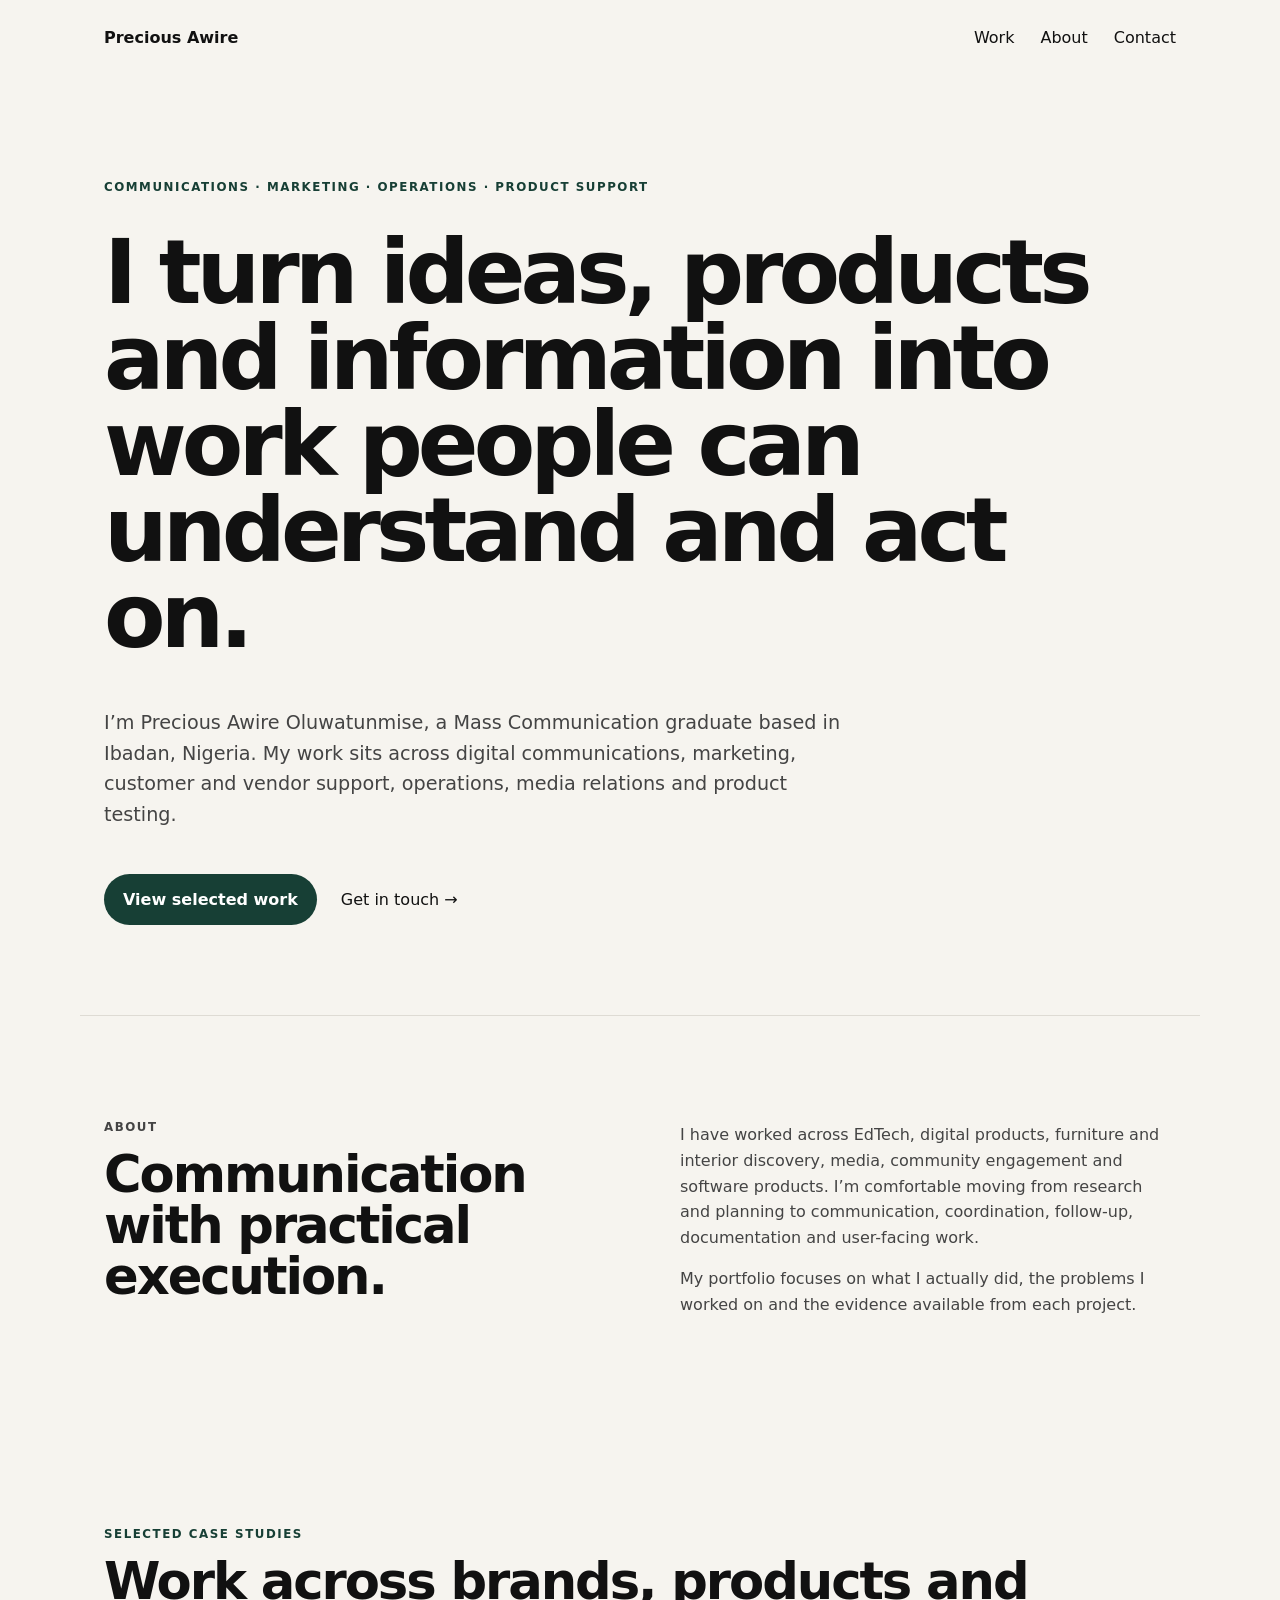
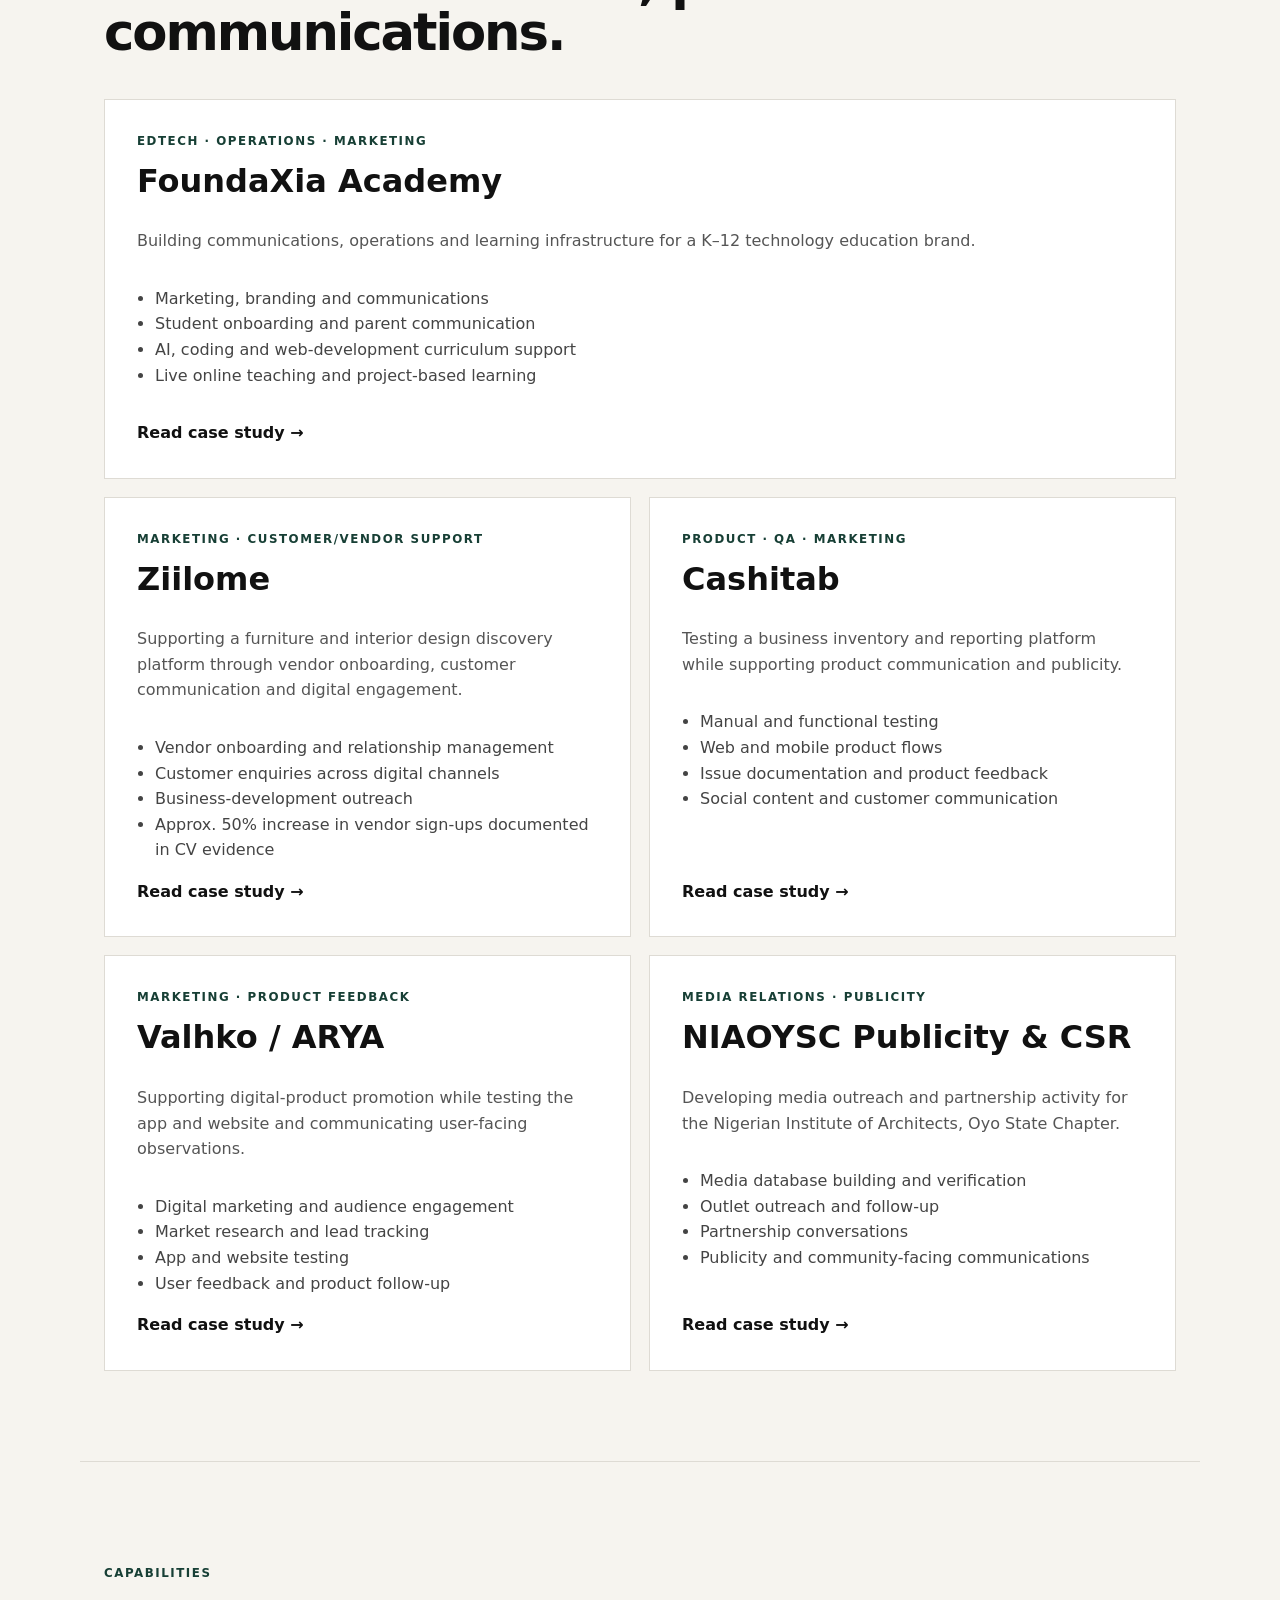
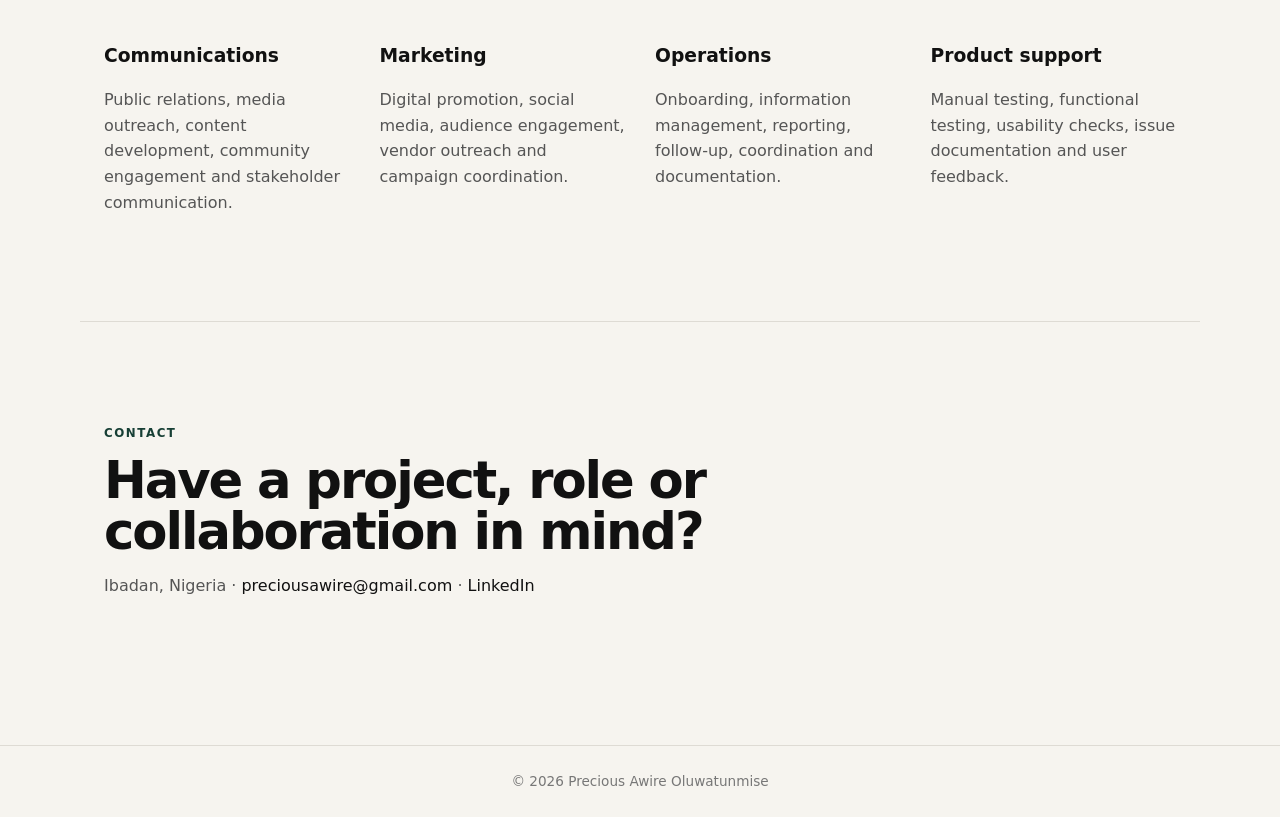
<file: index.html>
<!doctype html>
<html lang="en">
<head>
<meta charset="utf-8">
<meta name="viewport" content="width=device-width, initial-scale=1">
<meta name="description" content="Portfolio of Precious Awire Oluwatunmise, communications, marketing, operations and product support professional.">
<title>Precious Awire Oluwatunmise | Portfolio</title>
<link rel="stylesheet" href="style.css">
</head>
<body>
<header class="site-header">
  <a class="brand" href="#top">Precious Awire</a>
  <nav>
    <a href="#work">Work</a><a href="#about">About</a><a href="#contact">Contact</a>
  </nav>
</header>

<main id="top">
<section class="hero">
  <p class="eyebrow">COMMUNICATIONS · MARKETING · OPERATIONS · PRODUCT SUPPORT</p>
  <h1>I turn ideas, products and information into work people can understand and act on.</h1>
  <p class="hero-copy">I’m Precious Awire Oluwatunmise, a Mass Communication graduate based in Ibadan, Nigeria. My work sits across digital communications, marketing, customer and vendor support, operations, media relations and product testing.</p>
  <div class="actions"><a class="button" href="#work">View selected work</a><a class="text-link" href="mailto:preciousawire@gmail.com">Get in touch →</a></div>
</section>

<section class="intro-grid" id="about">
  <div><p class="eyebrow">ABOUT</p><h2>Communication with practical execution.</h2></div>
  <div><p>I have worked across EdTech, digital products, furniture and interior discovery, media, community engagement and software products. I’m comfortable moving from research and planning to communication, coordination, follow-up, documentation and user-facing work.</p><p>My portfolio focuses on what I actually did, the problems I worked on and the evidence available from each project.</p></div>
</section>

<section id="work" class="work">
  <div class="section-head"><div><p class="eyebrow">SELECTED CASE STUDIES</p><h2>Work across brands, products and communications.</h2></div></div>
  <div class="cards">
    <article class="card featured"><div class="tag">EDTECH · OPERATIONS · MARKETING</div><h3>FoundaXia Academy</h3><p>Building communications, operations and learning infrastructure for a K–12 technology education brand.</p><ul><li>Marketing, branding and communications</li><li>Student onboarding and parent communication</li><li>AI, coding and web-development curriculum support</li><li>Live online teaching and project-based learning</li></ul><a href="case-studies/foundaxia.html">Read case study →</a></article>
    <article class="card"><div class="tag">MARKETING · CUSTOMER/VENDOR SUPPORT</div><h3>Ziilome</h3><p>Supporting a furniture and interior design discovery platform through vendor onboarding, customer communication and digital engagement.</p><ul><li>Vendor onboarding and relationship management</li><li>Customer enquiries across digital channels</li><li>Business-development outreach</li><li>Approx. 50% increase in vendor sign-ups documented in CV evidence</li></ul><a href="case-studies/ziilome.html">Read case study →</a></article>
    <article class="card"><div class="tag">PRODUCT · QA · MARKETING</div><h3>Cashitab</h3><p>Testing a business inventory and reporting platform while supporting product communication and publicity.</p><ul><li>Manual and functional testing</li><li>Web and mobile product flows</li><li>Issue documentation and product feedback</li><li>Social content and customer communication</li></ul><a href="case-studies/cashitab.html">Read case study →</a></article>
    <article class="card"><div class="tag">MARKETING · PRODUCT FEEDBACK</div><h3>Valhko / ARYA</h3><p>Supporting digital-product promotion while testing the app and website and communicating user-facing observations.</p><ul><li>Digital marketing and audience engagement</li><li>Market research and lead tracking</li><li>App and website testing</li><li>User feedback and product follow-up</li></ul><a href="case-studies/valhko-arya.html">Read case study →</a></article>
    <article class="card"><div class="tag">MEDIA RELATIONS · PUBLICITY</div><h3>NIAOYSC Publicity & CSR</h3><p>Developing media outreach and partnership activity for the Nigerian Institute of Architects, Oyo State Chapter.</p><ul><li>Media database building and verification</li><li>Outlet outreach and follow-up</li><li>Partnership conversations</li><li>Publicity and community-facing communications</li></ul><a href="case-studies/niaoysc.html">Read case study →</a></article>
  </div>
</section>

<section class="capabilities">
  <p class="eyebrow">CAPABILITIES</p>
  <div class="cap-grid">
    <div><h3>Communications</h3><p>Public relations, media outreach, content development, community engagement and stakeholder communication.</p></div>
    <div><h3>Marketing</h3><p>Digital promotion, social media, audience engagement, vendor outreach and campaign coordination.</p></div>
    <div><h3>Operations</h3><p>Onboarding, information management, reporting, follow-up, coordination and documentation.</p></div>
    <div><h3>Product support</h3><p>Manual testing, functional testing, usability checks, issue documentation and user feedback.</p></div>
  </div>
</section>

<section id="contact" class="contact">
  <p class="eyebrow">CONTACT</p><h2>Have a project, role or collaboration in mind?</h2>
  <p>Ibadan, Nigeria · <a href="mailto:preciousawire@gmail.com">preciousawire@gmail.com</a> · <a href="https://www.linkedin.com/in/precious-awire-277934413/" target="_blank" rel="noreferrer">LinkedIn</a></p>
</section>
</main>
<footer>© 2026 Precious Awire Oluwatunmise</footer>
</body></html>
</file>
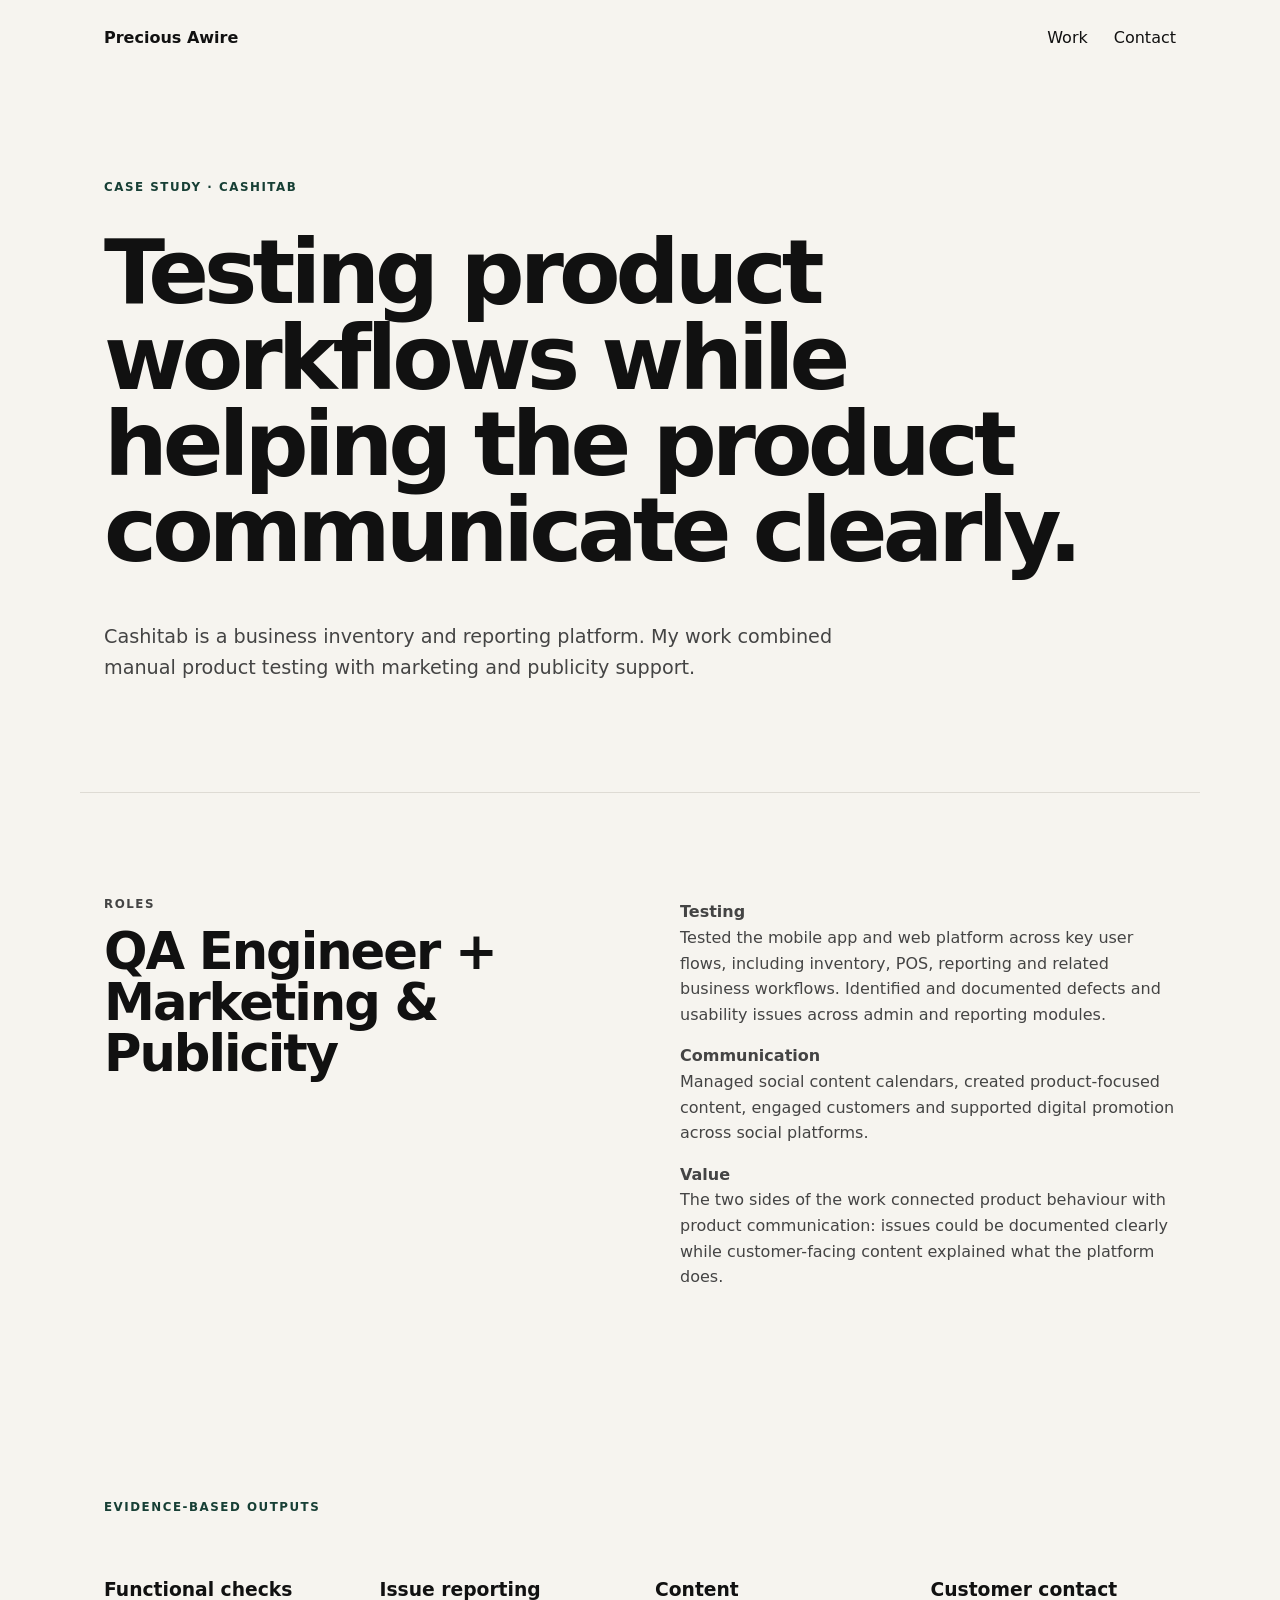
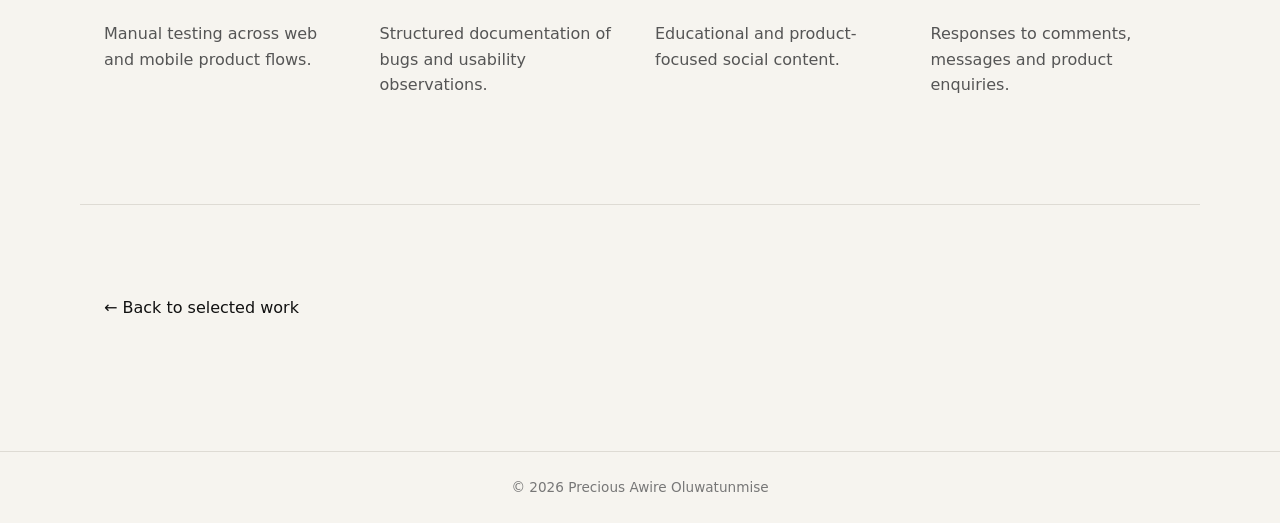
<file: case-studies/cashitab.html>
<!doctype html><html lang="en"><head><meta charset="utf-8"><meta name="viewport" content="width=device-width,initial-scale=1"><title>Cashitab | Precious Awire</title><link rel="stylesheet" href="../style.css"></head><body><header class="site-header"><a class="brand" href="../index.html">Precious Awire</a><nav><a href="../index.html#work">Work</a><a href="../index.html#contact">Contact</a></nav></header><main><section class="hero"><p class="eyebrow">CASE STUDY · CASHITAB</p><h1>Testing product workflows while helping the product communicate clearly.</h1><p class="hero-copy">Cashitab is a business inventory and reporting platform. My work combined manual product testing with marketing and publicity support.</p></section><section class="intro-grid"><div><p class="eyebrow">ROLES</p><h2>QA Engineer + Marketing & Publicity</h2></div><div><p><strong>Testing</strong><br>Tested the mobile app and web platform across key user flows, including inventory, POS, reporting and related business workflows. Identified and documented defects and usability issues across admin and reporting modules.</p><p><strong>Communication</strong><br>Managed social content calendars, created product-focused content, engaged customers and supported digital promotion across social platforms.</p><p><strong>Value</strong><br>The two sides of the work connected product behaviour with product communication: issues could be documented clearly while customer-facing content explained what the platform does.</p></div></section><section class="work"><p class="eyebrow">EVIDENCE-BASED OUTPUTS</p><div class="cap-grid"><div><h3>Functional checks</h3><p>Manual testing across web and mobile product flows.</p></div><div><h3>Issue reporting</h3><p>Structured documentation of bugs and usability observations.</p></div><div><h3>Content</h3><p>Educational and product-focused social content.</p></div><div><h3>Customer contact</h3><p>Responses to comments, messages and product enquiries.</p></div></div></section><section class="contact"><a class="text-link" href="../index.html#work">← Back to selected work</a></section></main><footer>© 2026 Precious Awire Oluwatunmise</footer></body></html>
</file>
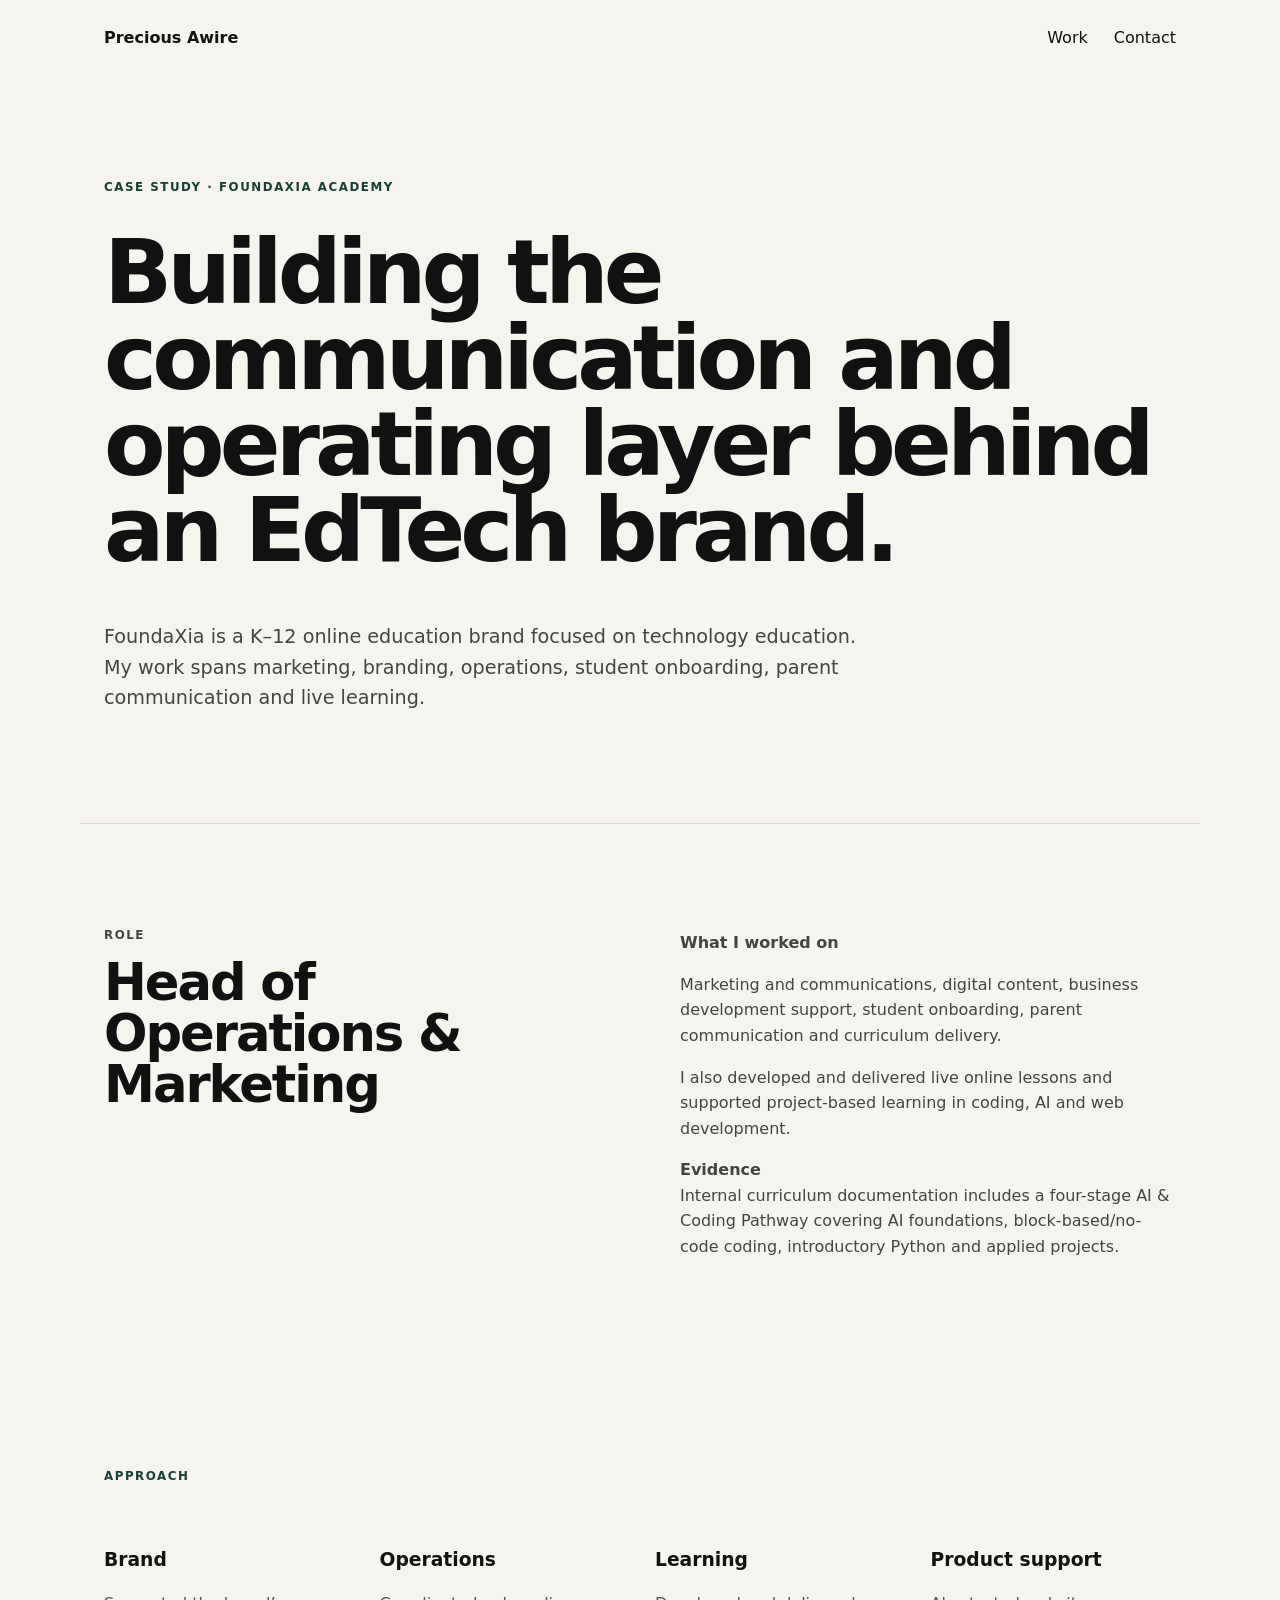
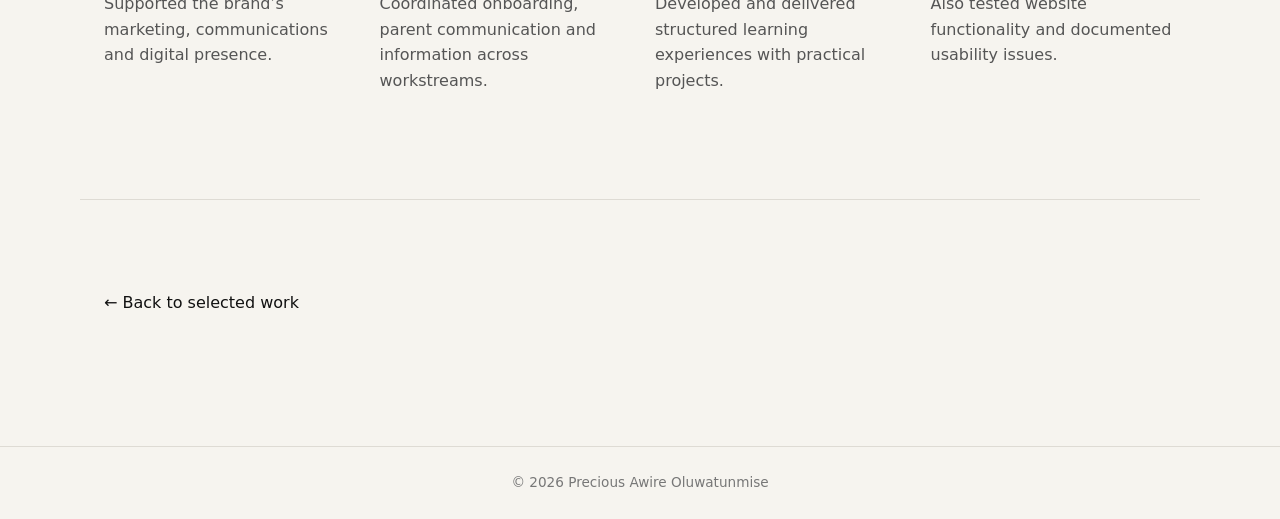
<file: case-studies/foundaxia.html>
<!doctype html><html lang="en"><head><meta charset="utf-8"><meta name="viewport" content="width=device-width,initial-scale=1"><title>FoundaXia Academy | Precious Awire</title><link rel="stylesheet" href="../style.css"></head><body><header class="site-header"><a class="brand" href="../index.html">Precious Awire</a><nav><a href="../index.html#work">Work</a><a href="../index.html#contact">Contact</a></nav></header><main><section class="hero"><p class="eyebrow">CASE STUDY · FOUNDAXIA ACADEMY</p><h1>Building the communication and operating layer behind an EdTech brand.</h1><p class="hero-copy">FoundaXia is a K–12 online education brand focused on technology education. My work spans marketing, branding, operations, student onboarding, parent communication and live learning.</p></section><section class="intro-grid"><div><p class="eyebrow">ROLE</p><h2>Head of Operations & Marketing</h2></div><div><p><strong>What I worked on</strong></p><p>Marketing and communications, digital content, business development support, student onboarding, parent communication and curriculum delivery.</p><p>I also developed and delivered live online lessons and supported project-based learning in coding, AI and web development.</p><p><strong>Evidence</strong><br>Internal curriculum documentation includes a four-stage AI & Coding Pathway covering AI foundations, block-based/no-code coding, introductory Python and applied projects.</p></div></section><section class="work"><p class="eyebrow">APPROACH</p><div class="cap-grid"><div><h3>Brand</h3><p>Supported the brand’s marketing, communications and digital presence.</p></div><div><h3>Operations</h3><p>Coordinated onboarding, parent communication and information across workstreams.</p></div><div><h3>Learning</h3><p>Developed and delivered structured learning experiences with practical projects.</p></div><div><h3>Product support</h3><p>Also tested website functionality and documented usability issues.</p></div></div></section><section class="contact"><a class="text-link" href="../index.html#work">← Back to selected work</a></section></main><footer>© 2026 Precious Awire Oluwatunmise</footer></body></html>
</file>
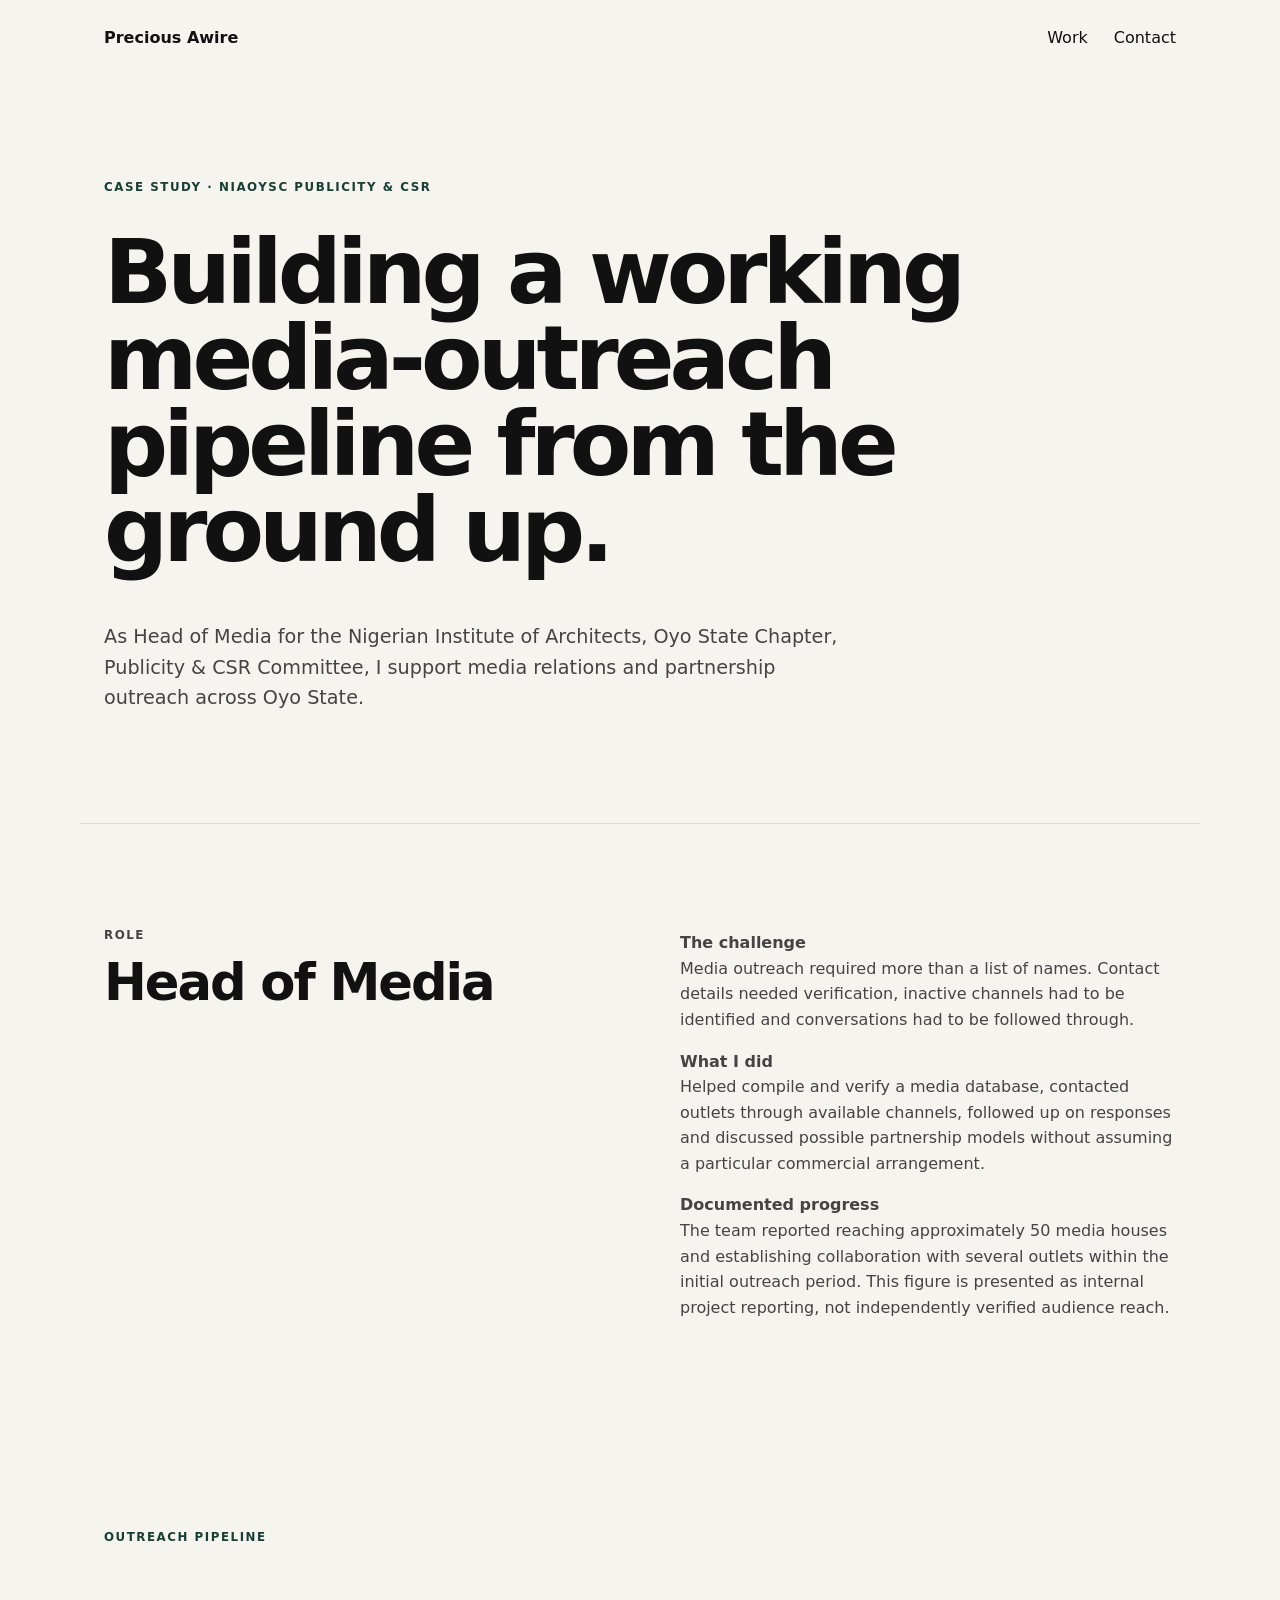
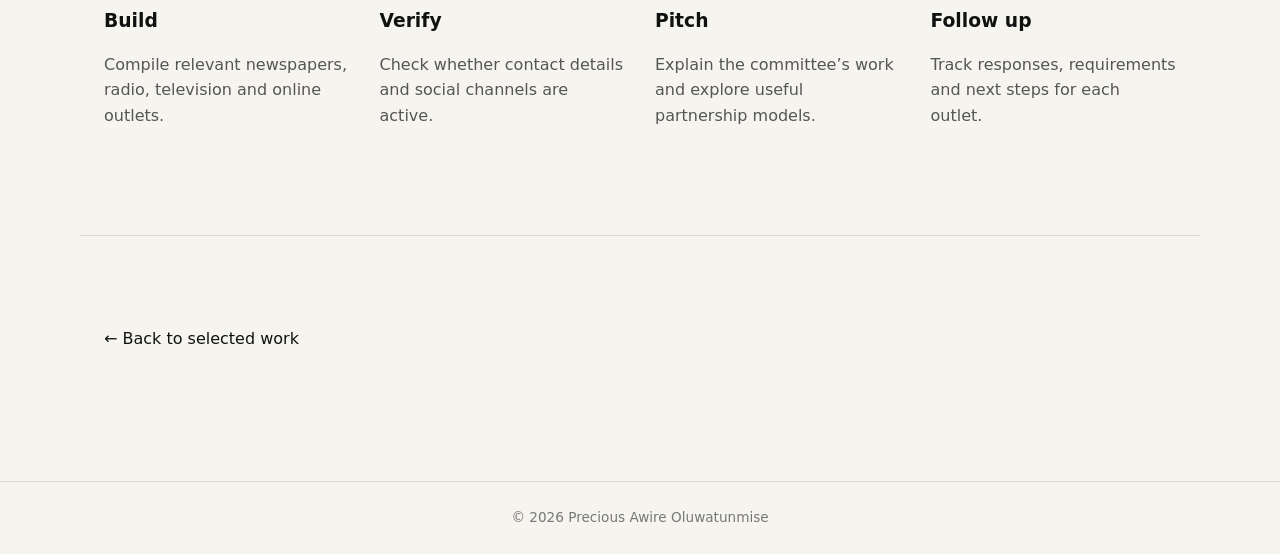
<file: case-studies/niaoysc.html>
<!doctype html><html lang="en"><head><meta charset="utf-8"><meta name="viewport" content="width=device-width,initial-scale=1"><title>NIAOYSC Publicity & CSR | Precious Awire</title><link rel="stylesheet" href="../style.css"></head><body><header class="site-header"><a class="brand" href="../index.html">Precious Awire</a><nav><a href="../index.html#work">Work</a><a href="../index.html#contact">Contact</a></nav></header><main><section class="hero"><p class="eyebrow">CASE STUDY · NIAOYSC PUBLICITY & CSR</p><h1>Building a working media-outreach pipeline from the ground up.</h1><p class="hero-copy">As Head of Media for the Nigerian Institute of Architects, Oyo State Chapter, Publicity & CSR Committee, I support media relations and partnership outreach across Oyo State.</p></section><section class="intro-grid"><div><p class="eyebrow">ROLE</p><h2>Head of Media</h2></div><div><p><strong>The challenge</strong><br>Media outreach required more than a list of names. Contact details needed verification, inactive channels had to be identified and conversations had to be followed through.</p><p><strong>What I did</strong><br>Helped compile and verify a media database, contacted outlets through available channels, followed up on responses and discussed possible partnership models without assuming a particular commercial arrangement.</p><p><strong>Documented progress</strong><br>The team reported reaching approximately 50 media houses and establishing collaboration with several outlets within the initial outreach period. This figure is presented as internal project reporting, not independently verified audience reach.</p></div></section><section class="work"><p class="eyebrow">OUTREACH PIPELINE</p><div class="cap-grid"><div><h3>Build</h3><p>Compile relevant newspapers, radio, television and online outlets.</p></div><div><h3>Verify</h3><p>Check whether contact details and social channels are active.</p></div><div><h3>Pitch</h3><p>Explain the committee’s work and explore useful partnership models.</p></div><div><h3>Follow up</h3><p>Track responses, requirements and next steps for each outlet.</p></div></div></section><section class="contact"><a class="text-link" href="../index.html#work">← Back to selected work</a></section></main><footer>© 2026 Precious Awire Oluwatunmise</footer></body></html>
</file>
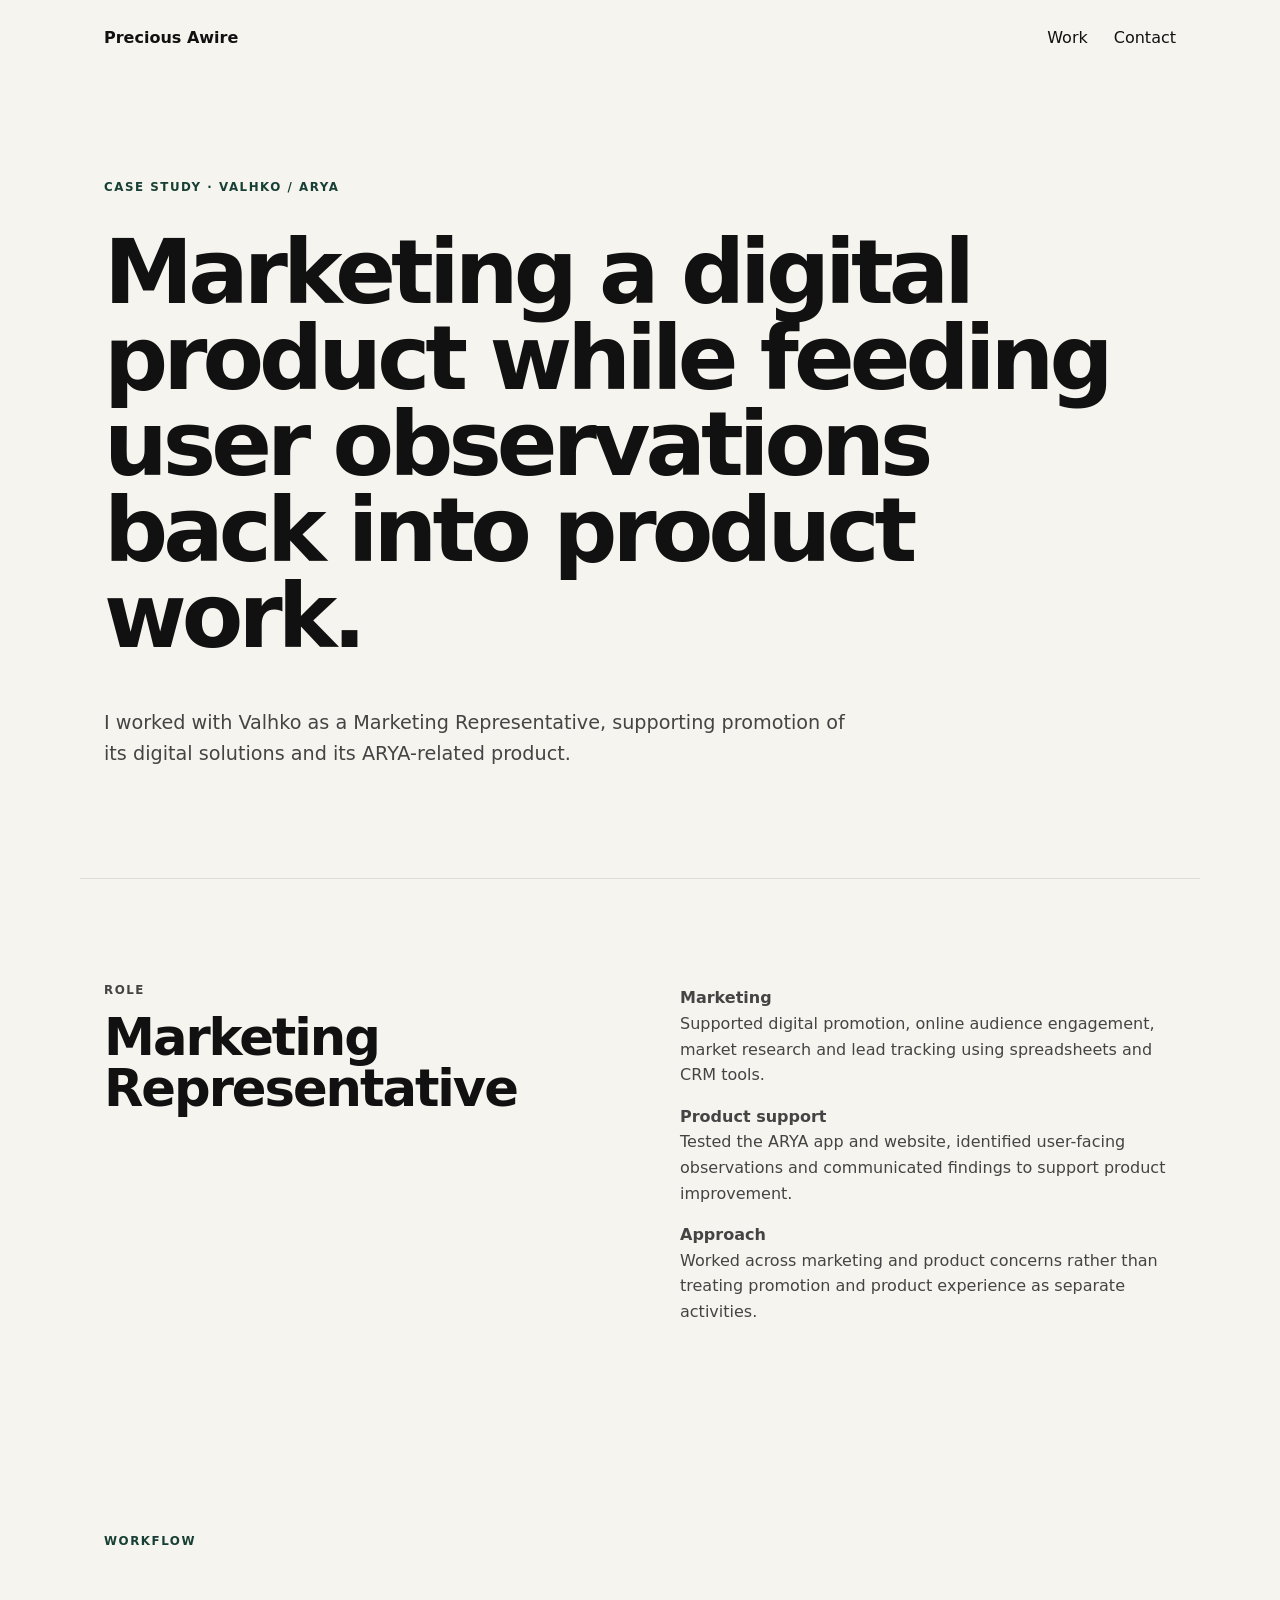
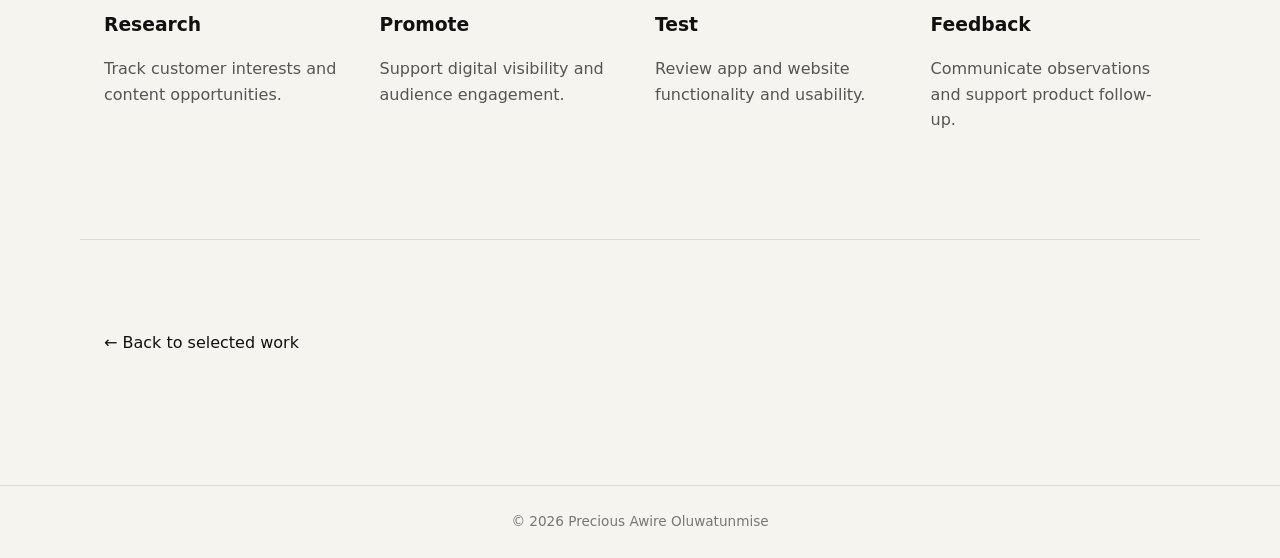
<file: case-studies/valhko-arya.html>
<!doctype html><html lang="en"><head><meta charset="utf-8"><meta name="viewport" content="width=device-width,initial-scale=1"><title>Valhko / ARYA | Precious Awire</title><link rel="stylesheet" href="../style.css"></head><body><header class="site-header"><a class="brand" href="../index.html">Precious Awire</a><nav><a href="../index.html#work">Work</a><a href="../index.html#contact">Contact</a></nav></header><main><section class="hero"><p class="eyebrow">CASE STUDY · VALHKO / ARYA</p><h1>Marketing a digital product while feeding user observations back into product work.</h1><p class="hero-copy">I worked with Valhko as a Marketing Representative, supporting promotion of its digital solutions and its ARYA-related product.</p></section><section class="intro-grid"><div><p class="eyebrow">ROLE</p><h2>Marketing Representative</h2></div><div><p><strong>Marketing</strong><br>Supported digital promotion, online audience engagement, market research and lead tracking using spreadsheets and CRM tools.</p><p><strong>Product support</strong><br>Tested the ARYA app and website, identified user-facing observations and communicated findings to support product improvement.</p><p><strong>Approach</strong><br>Worked across marketing and product concerns rather than treating promotion and product experience as separate activities.</p></div></section><section class="work"><p class="eyebrow">WORKFLOW</p><div class="cap-grid"><div><h3>Research</h3><p>Track customer interests and content opportunities.</p></div><div><h3>Promote</h3><p>Support digital visibility and audience engagement.</p></div><div><h3>Test</h3><p>Review app and website functionality and usability.</p></div><div><h3>Feedback</h3><p>Communicate observations and support product follow-up.</p></div></div></section><section class="contact"><a class="text-link" href="../index.html#work">← Back to selected work</a></section></main><footer>© 2026 Precious Awire Oluwatunmise</footer></body></html>
</file>
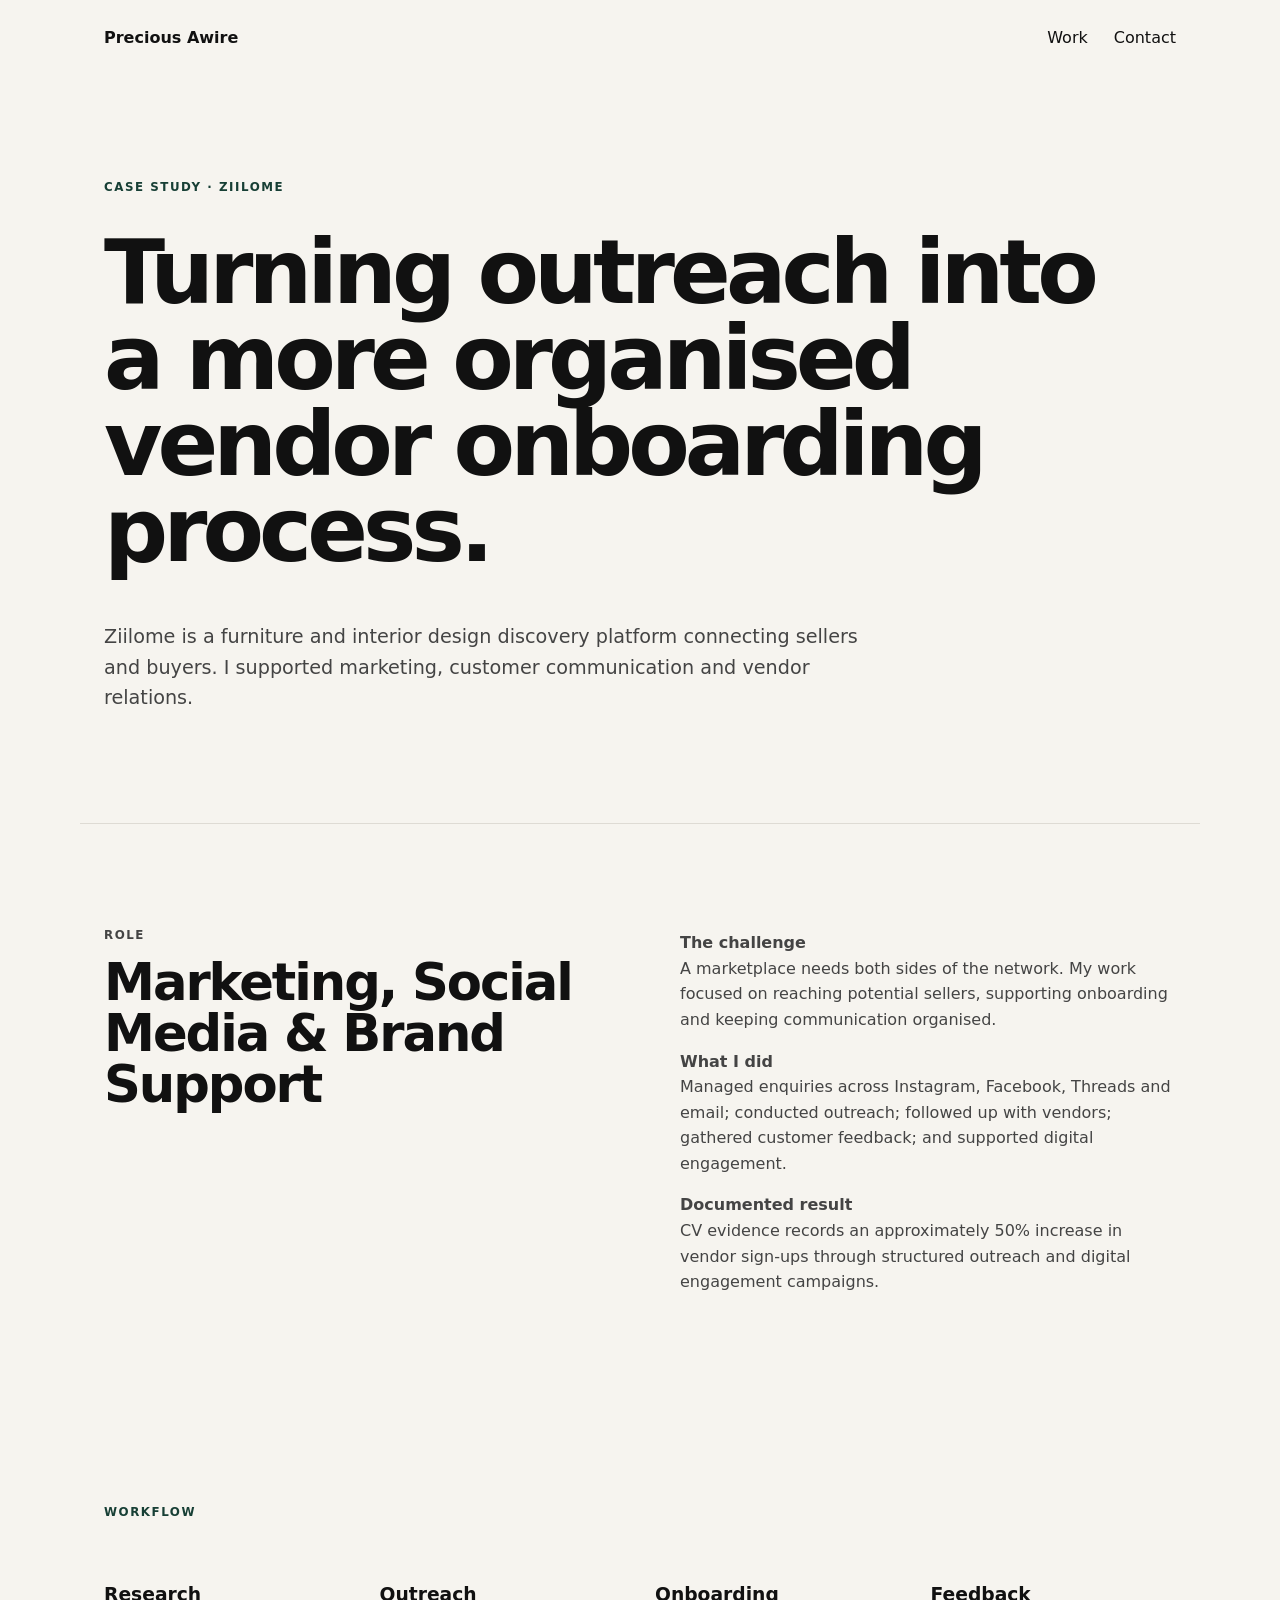
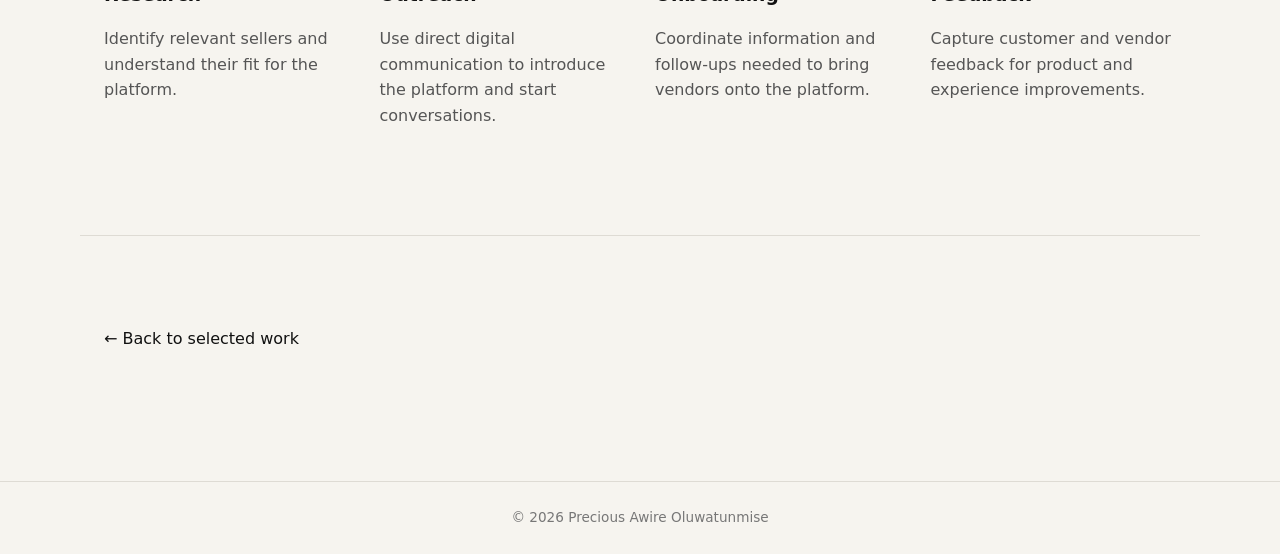
<file: case-studies/ziilome.html>
<!doctype html><html lang="en"><head><meta charset="utf-8"><meta name="viewport" content="width=device-width,initial-scale=1"><title>Ziilome | Precious Awire</title><link rel="stylesheet" href="../style.css"></head><body><header class="site-header"><a class="brand" href="../index.html">Precious Awire</a><nav><a href="../index.html#work">Work</a><a href="../index.html#contact">Contact</a></nav></header><main><section class="hero"><p class="eyebrow">CASE STUDY · ZIILOME</p><h1>Turning outreach into a more organised vendor onboarding process.</h1><p class="hero-copy">Ziilome is a furniture and interior design discovery platform connecting sellers and buyers. I supported marketing, customer communication and vendor relations.</p></section><section class="intro-grid"><div><p class="eyebrow">ROLE</p><h2>Marketing, Social Media & Brand Support</h2></div><div><p><strong>The challenge</strong><br>A marketplace needs both sides of the network. My work focused on reaching potential sellers, supporting onboarding and keeping communication organised.</p><p><strong>What I did</strong><br>Managed enquiries across Instagram, Facebook, Threads and email; conducted outreach; followed up with vendors; gathered customer feedback; and supported digital engagement.</p><p><strong>Documented result</strong><br>CV evidence records an approximately 50% increase in vendor sign-ups through structured outreach and digital engagement campaigns.</p></div></section><section class="work"><p class="eyebrow">WORKFLOW</p><div class="cap-grid"><div><h3>Research</h3><p>Identify relevant sellers and understand their fit for the platform.</p></div><div><h3>Outreach</h3><p>Use direct digital communication to introduce the platform and start conversations.</p></div><div><h3>Onboarding</h3><p>Coordinate information and follow-ups needed to bring vendors onto the platform.</p></div><div><h3>Feedback</h3><p>Capture customer and vendor feedback for product and experience improvements.</p></div></div></section><section class="contact"><a class="text-link" href="../index.html#work">← Back to selected work</a></section></main><footer>© 2026 Precious Awire Oluwatunmise</footer></body></html>
</file>
<file: style.css>
:root{--ink:#111;--muted:#666;--line:#dedbd4;--paper:#f6f4ef;--card:#fff;--accent:#173f35;--max:1120px}*{box-sizing:border-box}html{scroll-behavior:smooth}body{margin:0;background:var(--paper);color:var(--ink);font-family:Inter,ui-sans-serif,system-ui,-apple-system,BlinkMacSystemFont,"Segoe UI",sans-serif;line-height:1.6}.site-header{height:76px;max-width:var(--max);margin:auto;padding:0 24px;display:flex;align-items:center;justify-content:space-between}.brand{font-weight:800;color:var(--ink);text-decoration:none}.site-header nav{display:flex;gap:26px}.site-header nav a,.text-link,.card a,.contact a{color:var(--ink);text-decoration:none}.site-header nav a:hover,.card a:hover,.contact a:hover{text-decoration:underline}.hero,.intro-grid,.work,.capabilities,.contact{max-width:var(--max);margin:auto;padding:90px 24px}.hero{min-height:680px;display:flex;flex-direction:column;justify-content:center}.eyebrow,.tag{font-size:.74rem;font-weight:800;letter-spacing:.13em;color:var(--accent)}h1{font-size:clamp(3.2rem,7vw,6.7rem);line-height:.96;letter-spacing:-.055em;max-width:1050px;margin:20px 0 30px}.hero-copy{font-size:1.2rem;max-width:760px;color:#444}.actions{display:flex;align-items:center;gap:24px;margin-top:24px}.button{background:var(--accent);color:#fff;text-decoration:none;padding:13px 19px;border-radius:999px;font-weight:700}.intro-grid{border-top:1px solid var(--line);display:grid;grid-template-columns:1fr 1fr;gap:80px}.intro-grid h2,.section-head h2,.contact h2{font-size:clamp(2rem,4vw,4rem);line-height:1;letter-spacing:-.04em;margin:10px 0}.intro-grid p{color:#444}.cards{display:grid;grid-template-columns:repeat(2,1fr);gap:18px;margin-top:40px}.card{background:var(--card);border:1px solid var(--line);padding:32px;min-height:380px;display:flex;flex-direction:column}.card.featured{grid-column:span 2}.card h3{font-size:2rem;line-height:1.05;margin:14px 0}.card p{color:#555}.card ul{padding-left:18px;color:#444}.card a{margin-top:auto;font-weight:800}.capabilities{border-top:1px solid var(--line)}.cap-grid{display:grid;grid-template-columns:repeat(4,1fr);gap:30px;margin-top:40px}.cap-grid h3{margin-bottom:5px}.cap-grid p{color:#555}.contact{border-top:1px solid var(--line);padding-bottom:130px}.contact h2{max-width:850px}.contact p:last-child{color:#555}footer{border-top:1px solid var(--line);padding:25px 24px;text-align:center;color:#777;font-size:.85rem}@media(max-width:800px){.hero{min-height:560px;padding-top:60px}.intro-grid,.cards{grid-template-columns:1fr}.card.featured{grid-column:span 1}.cap-grid{grid-template-columns:1fr 1fr}.intro-grid{gap:20px}.site-header nav{gap:14px}}@media(max-width:520px){.site-header{padding:0 18px}.site-header nav a:nth-child(2){display:none}.hero,.intro-grid,.work,.capabilities,.contact{padding-left:18px;padding-right:18px}.hero h1{font-size:3.25rem}.cap-grid{grid-template-columns:1fr}.card{padding:25px}}
</file>
